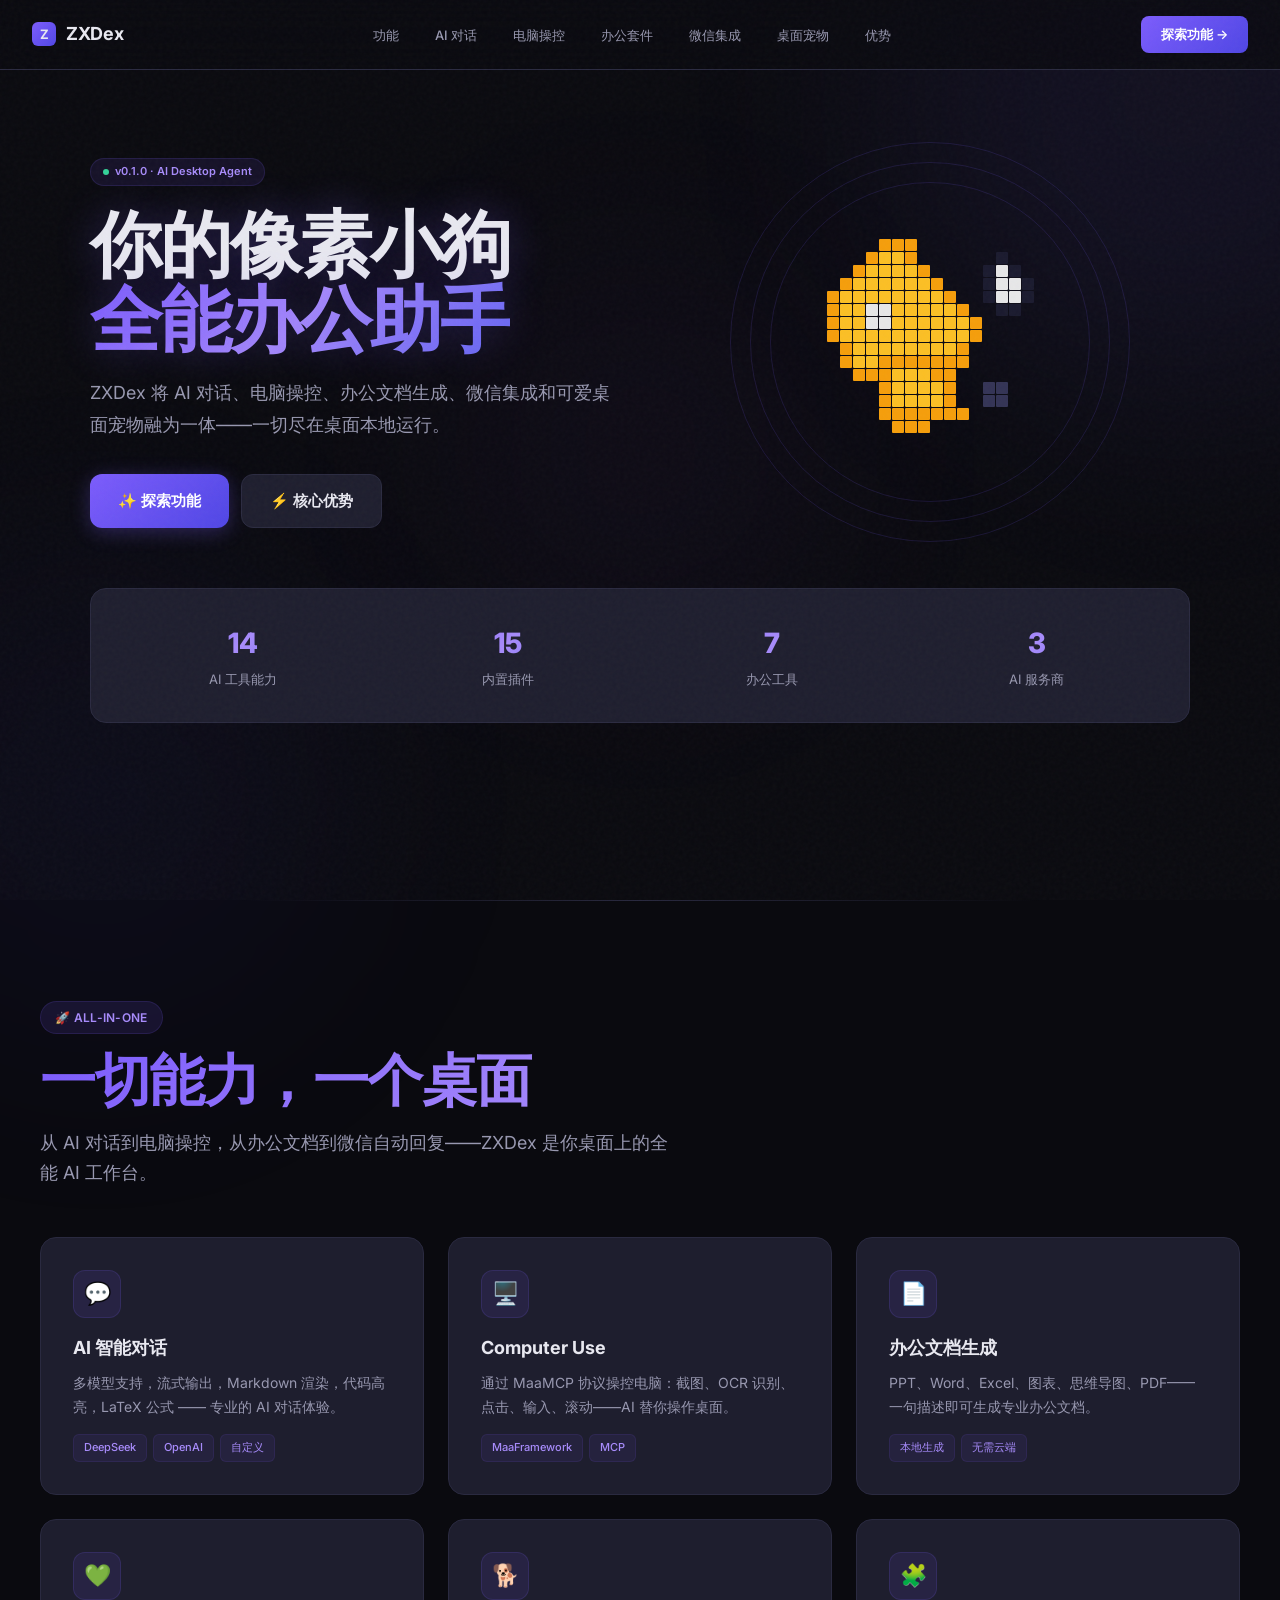
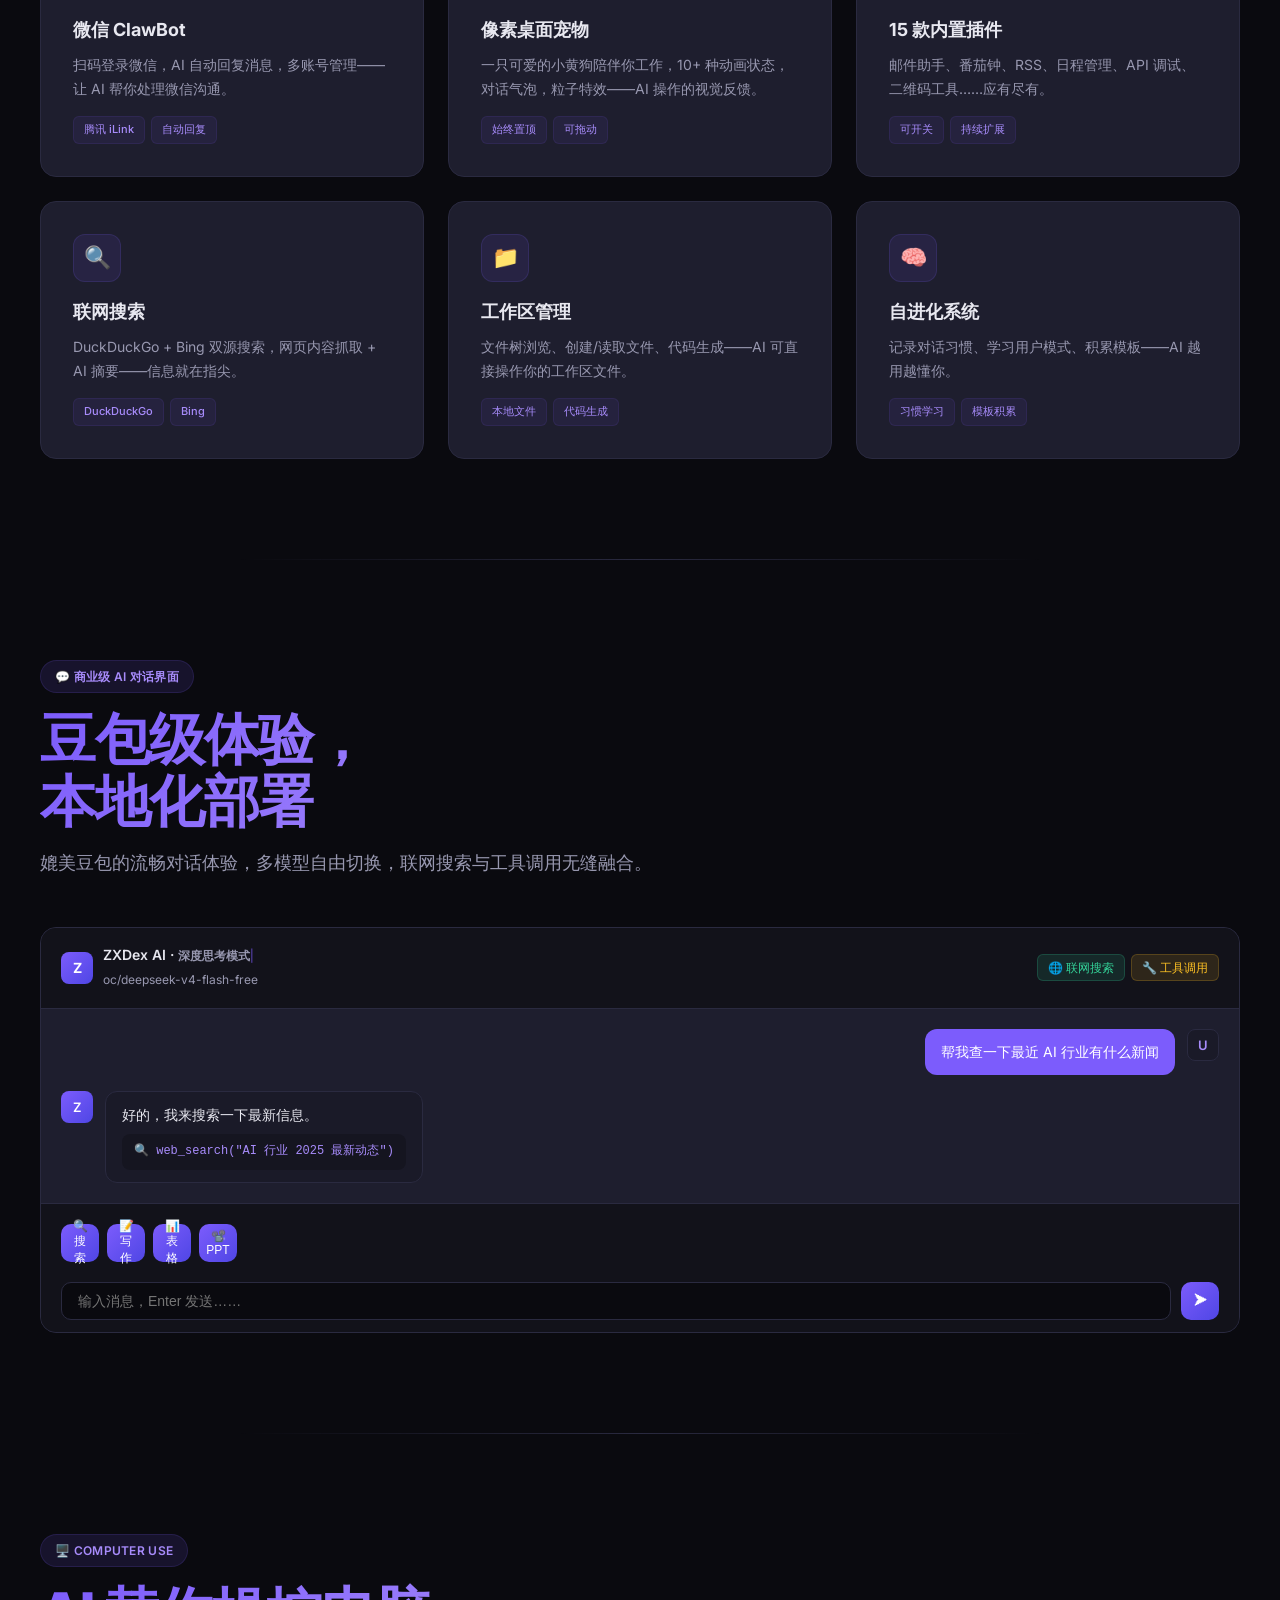
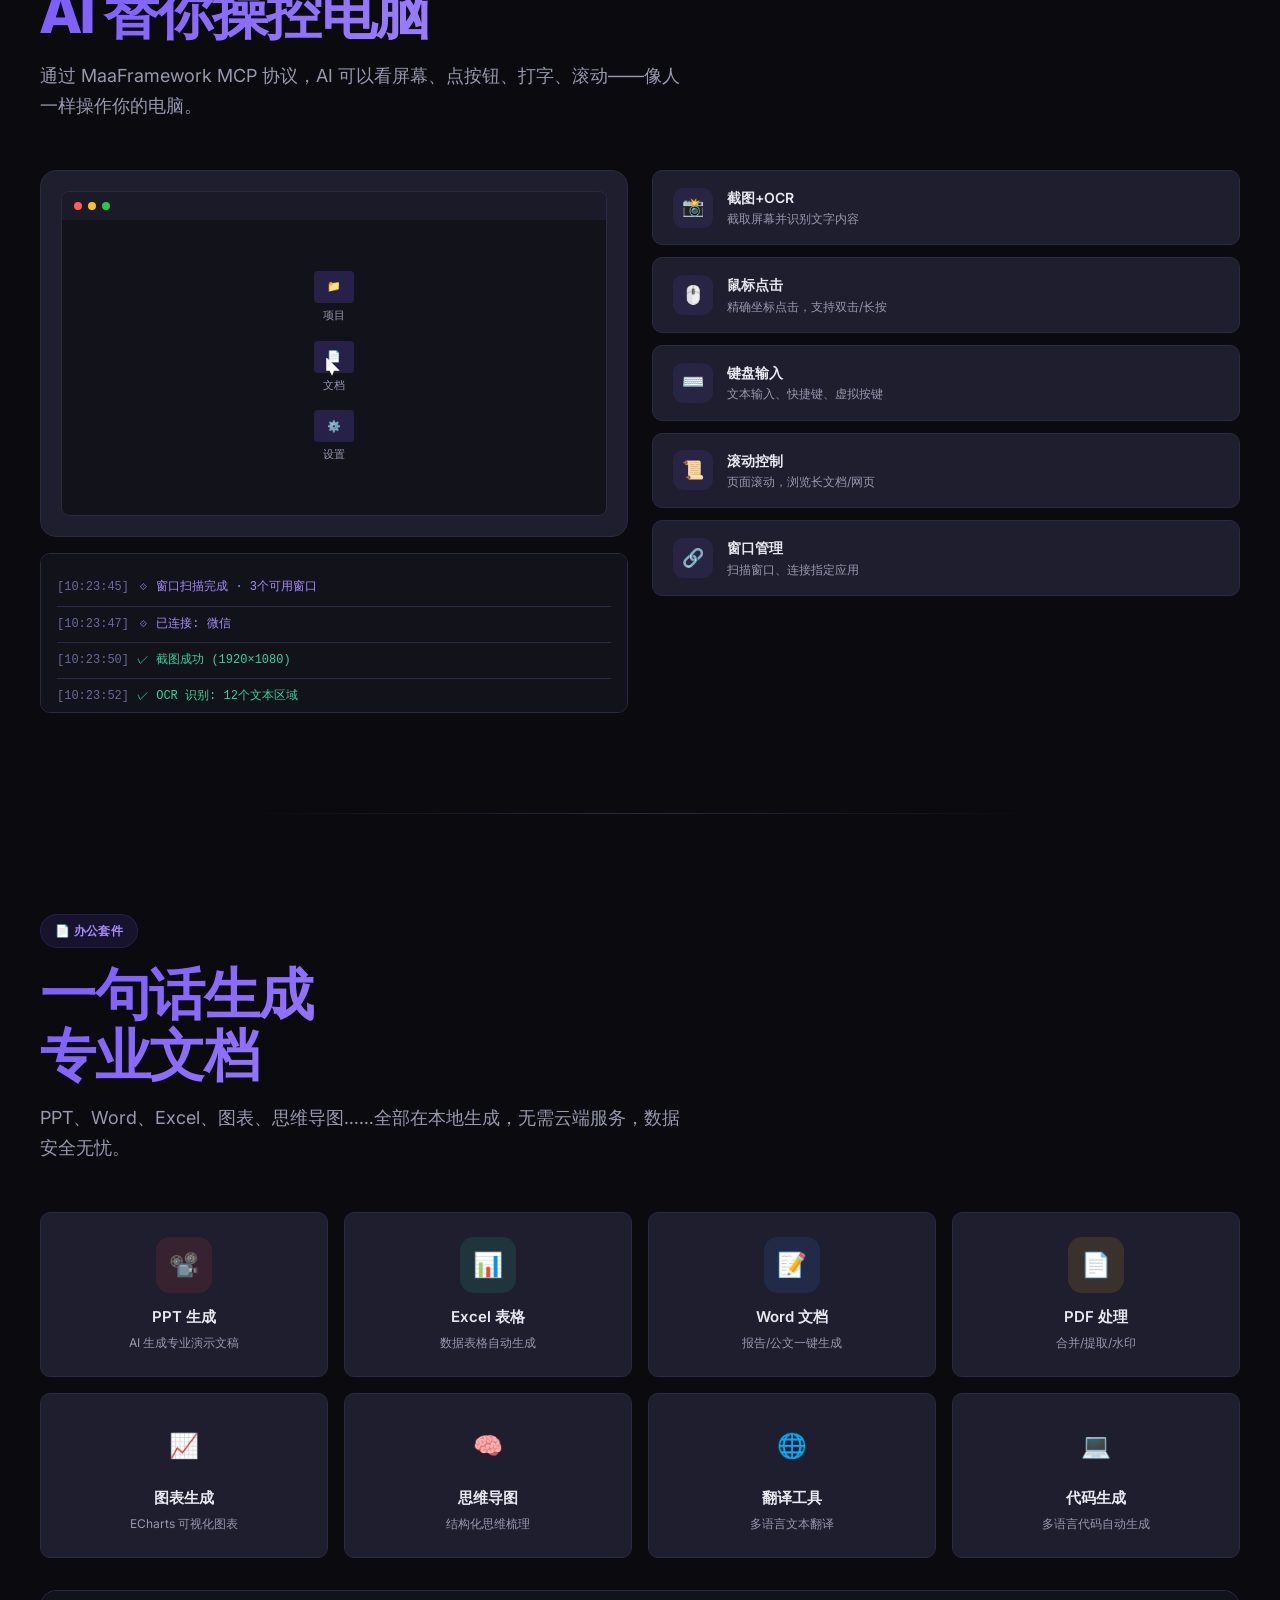
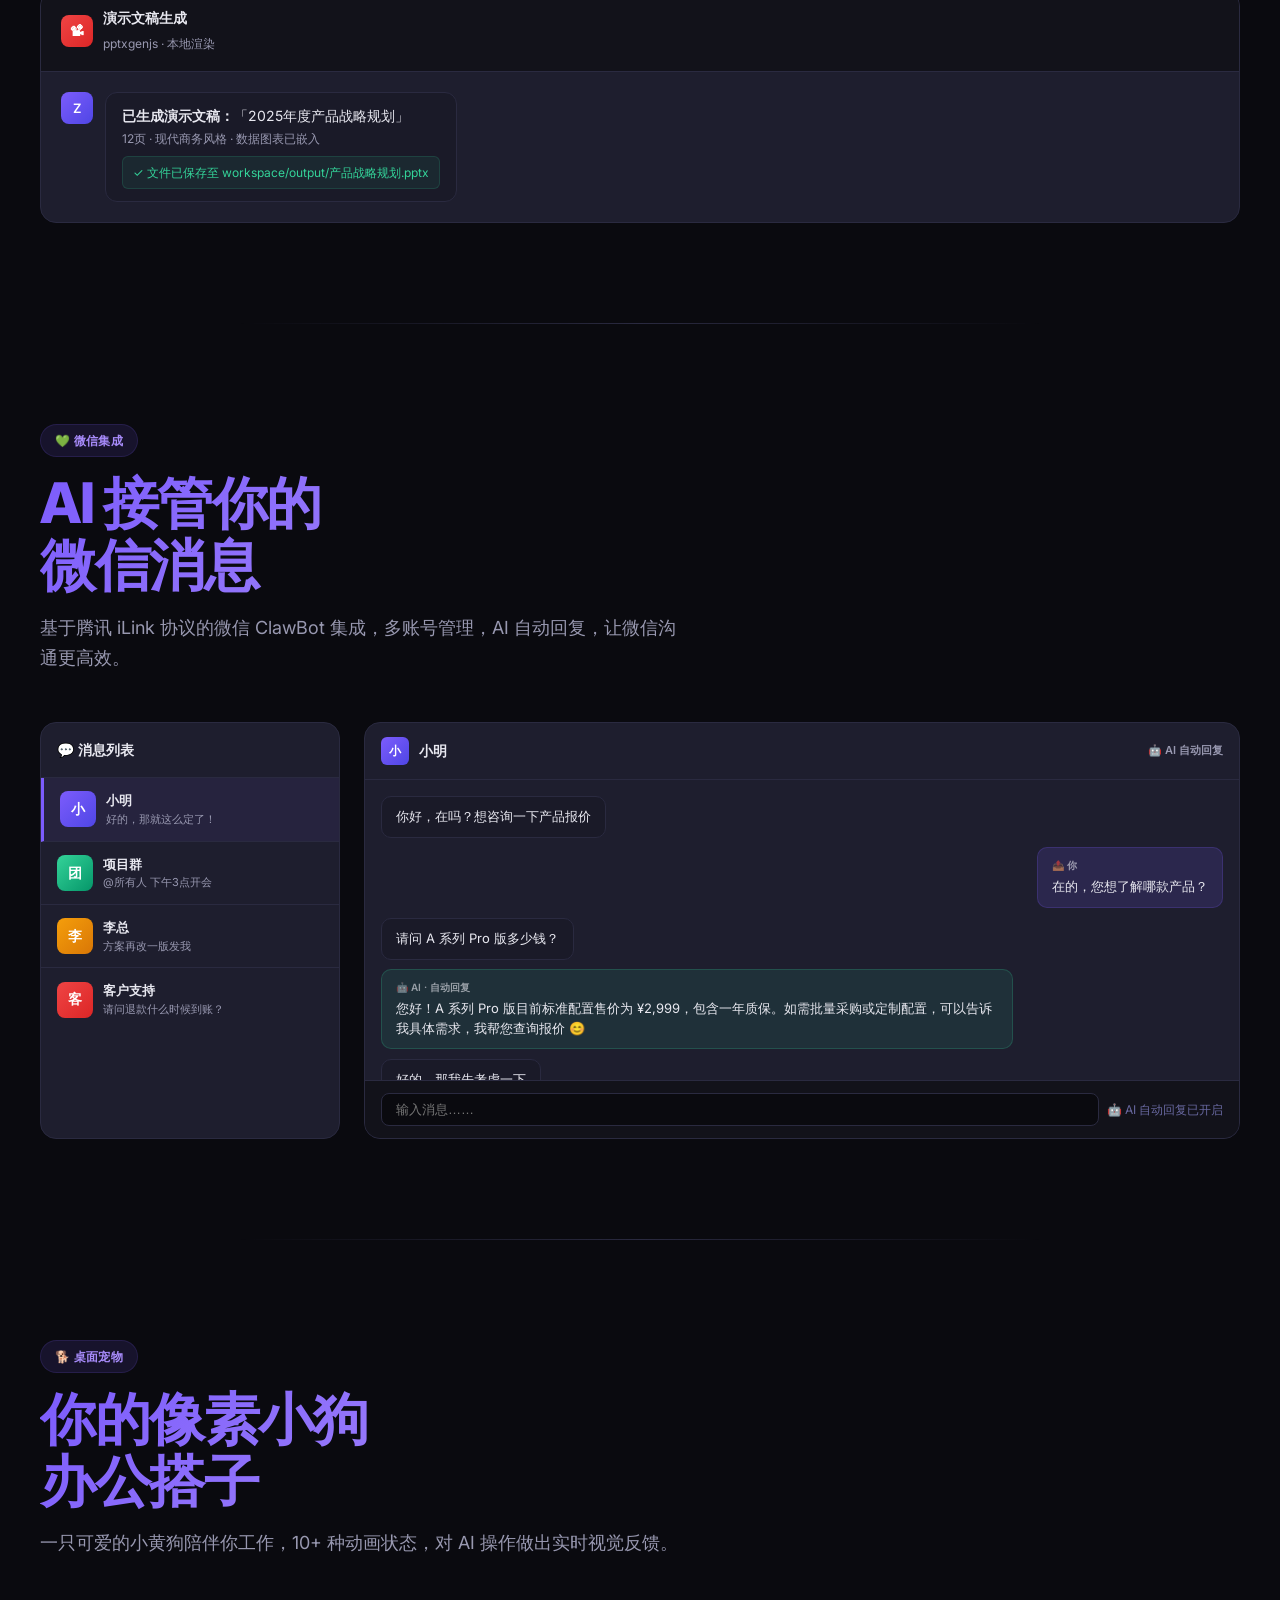
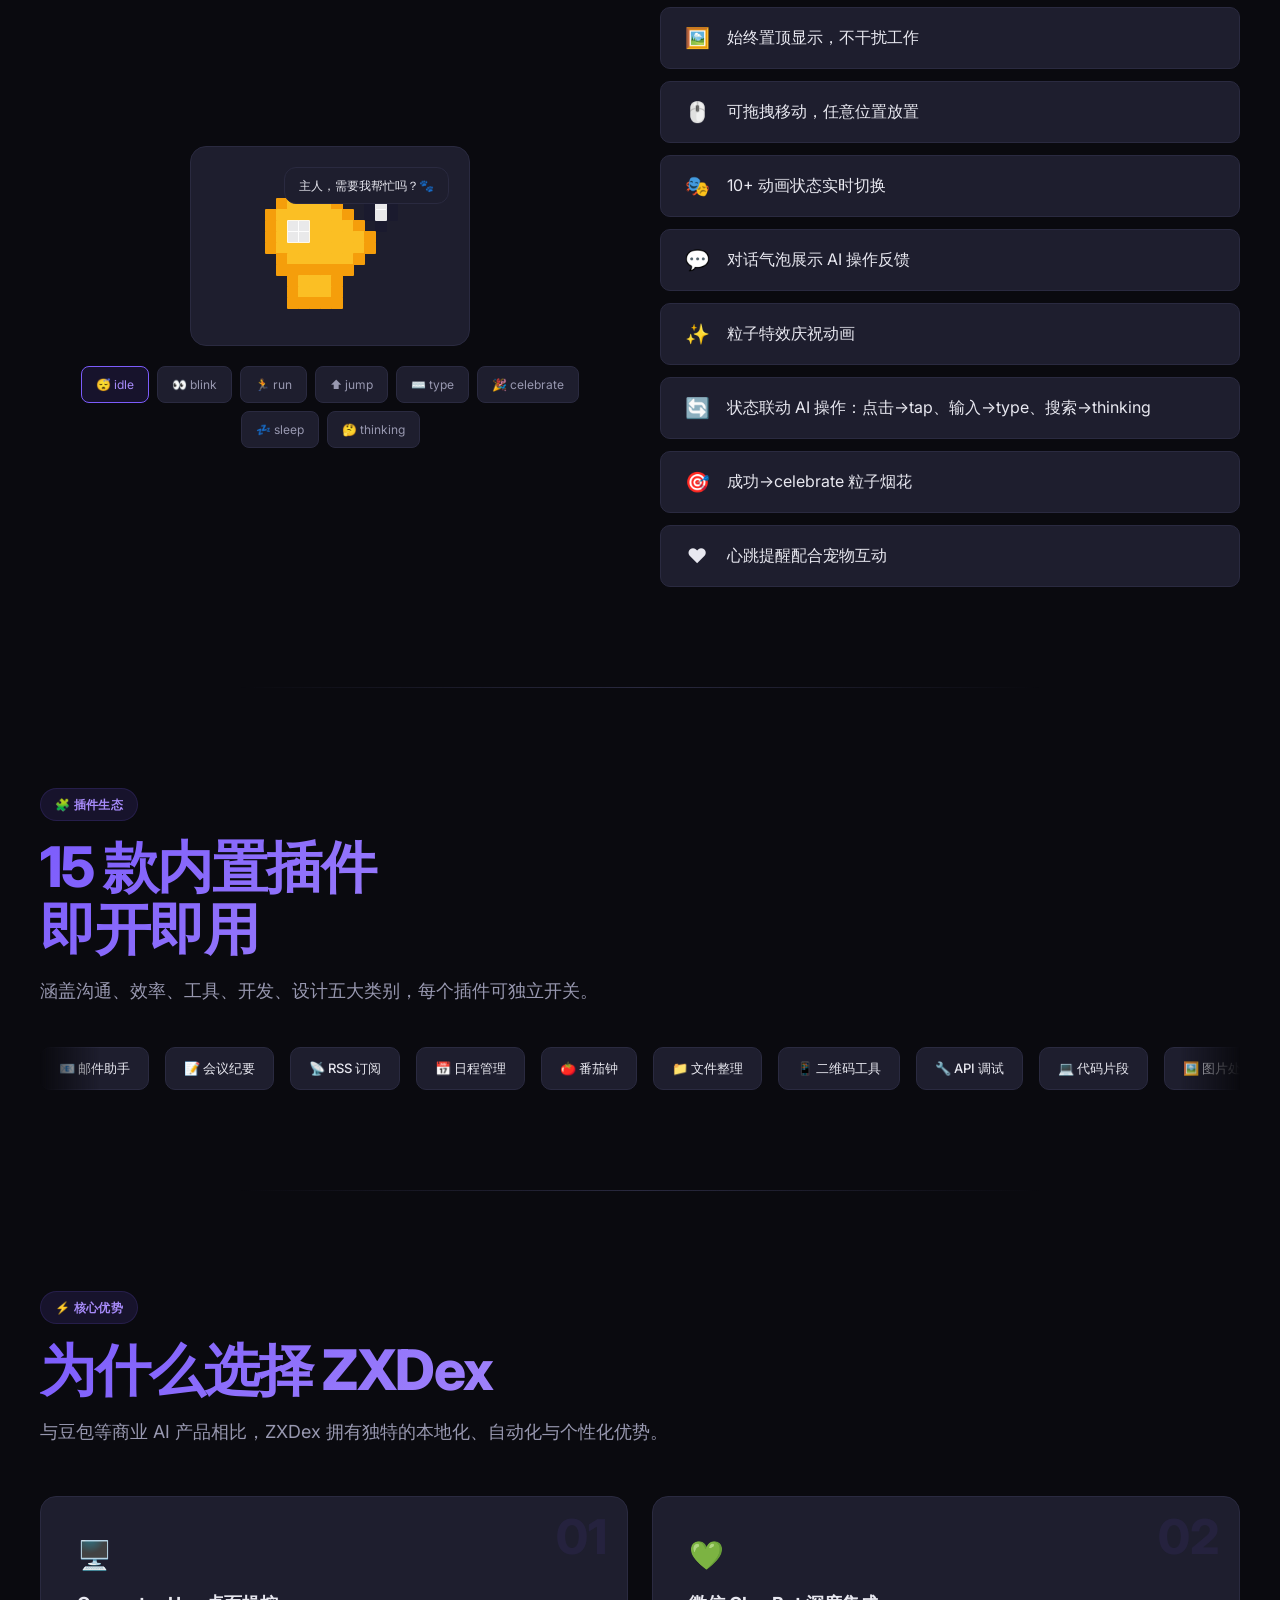
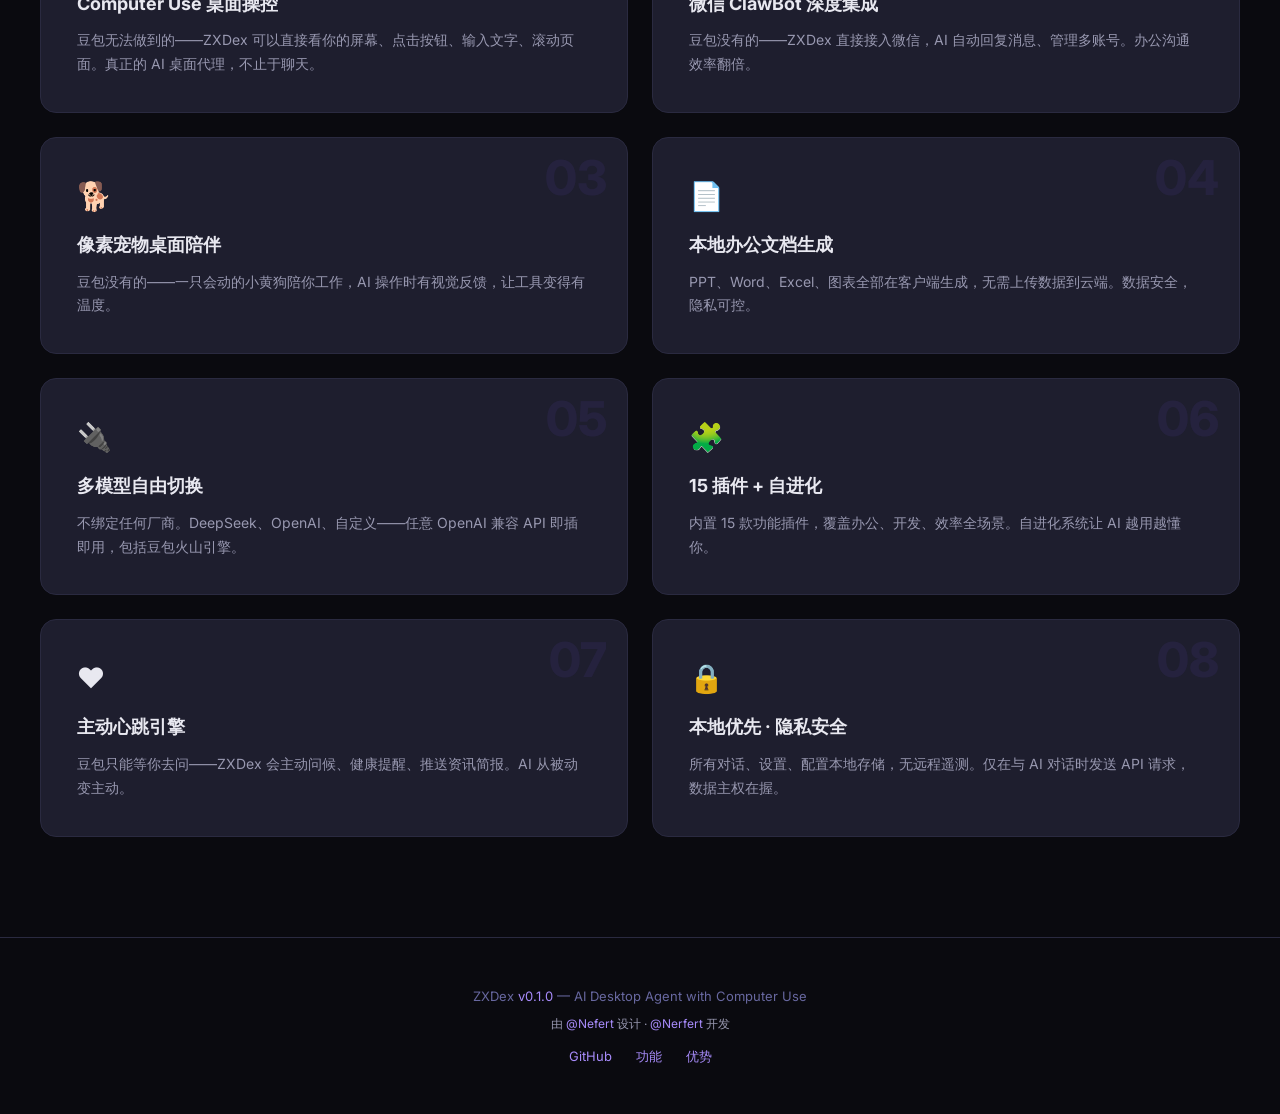
<file: index.html>
<!DOCTYPE html>
<html lang="zh-CN">
<head>
<meta charset="UTF-8">
<meta name="viewport" content="width=device-width, initial-scale=1.0">
<title>ZXDex — AI Desktop Agent</title>
<link rel="preconnect" href="https://fonts.googleapis.com">
<link href="https://fonts.googleapis.com/css2?family=Inter:wght@300;400;500;600;700;800&display=swap" rel="stylesheet">
<style>
*,*::before,*::after{margin:0;padding:0;box-sizing:border-box}
:root{
  --bg:#0a0a0f;
  --bg2:#12121a;
  --bg3:#1a1a28;
  --card:#1e1e2e;
  --card-hover:#262640;
  --border:#2a2a40;
  --text:#e8e8f0;
  --text2:#9898b0;
  --text3:#6868a0;
  --accent:#7c5cfc;
  --accent2:#a78bfa;
  --accent-glow:rgba(124,92,252,0.3);
  --gradient:linear-gradient(135deg,#7c5cfc,#4f46e5);
  --gradient2:linear-gradient(135deg,#7c5cfc,#a78bfa,#6366f1);
  --pixel:#fbbf24;
  --pixel-dark:#f59e0b;
  --radius:16px;
  --radius-sm:10px;
  --shadow:0 8px 40px rgba(0,0,0,0.4);
  --transition:all 0.4s cubic-bezier(0.16,1,0.3,1);
}
html{scroll-behavior:smooth;scrollbar-width:thin;scrollbar-color:var(--accent) transparent}
body{font-family:'Inter',-apple-system,sans-serif;background:var(--bg);color:var(--text);overflow-x:hidden;line-height:1.6}
::-webkit-scrollbar{width:6px}
::-webkit-scrollbar-track{background:transparent}
::-webkit-scrollbar-thumb{background:var(--accent);border-radius:3px}

/* Noise overlay */
body::before{content:'';position:fixed;inset:0;background-image:url("data:image/svg+xml,%3Csvg viewBox='0 0 256 256' xmlns='http://www.w3.org/2000/svg'%3E%3Cfilter id='n'%3E%3CfeTurbulence type='fractalNoise' baseFrequency='0.9' numOctaves='4' stitchTiles='stitch'/%3E%3C/filter%3E%3Crect width='100%25' height='100%25' filter='url(%23n)' opacity='0.03'/%3E%3C/svg%3E");pointer-events:none;z-index:9999}

/* Orb background */
.orb{position:fixed;border-radius:50%;filter:blur(120px);pointer-events:none;z-index:0;opacity:0.5}
.orb-1{width:600px;height:600px;background:rgba(124,92,252,0.15);top:-200px;right:-200px;animation:orbFloat 20s ease-in-out infinite}
.orb-2{width:500px;height:500px;background:rgba(79,70,229,0.1);bottom:-150px;left:-150px;animation:orbFloat 25s ease-in-out infinite reverse}
.orb-3{width:400px;height:400px;background:rgba(168,85,247,0.08);top:50%;left:50%;transform:translate(-50%,-50%);animation:orbFloat 18s ease-in-out infinite 5s}
@keyframes orbFloat{0%,100%{transform:translate(0,0) scale(1)}33%{transform:translate(30px,-30px) scale(1.1)}66%{transform:translate(-20px,20px) scale(0.95)}}

/* Navigation */
nav{position:fixed;top:0;left:0;right:0;z-index:100;padding:16px 32px;display:flex;align-items:center;justify-content:space-between;background:rgba(10,10,15,0.8);backdrop-filter:blur(20px) saturate(1.5);border-bottom:1px solid var(--border);transition:var(--transition)}
.nav-logo{display:flex;align-items:center;gap:10px;font-weight:700;font-size:18px;letter-spacing:-0.3px;text-decoration:none;color:var(--text)}
.nav-logo .dot{width:24px;height:24px;background:var(--gradient);border-radius:6px;display:flex;align-items:center;justify-content:center;font-size:13px}
.nav-links{display:flex;gap:4px;list-style:none;align-items:center}
.nav-links a{padding:8px 16px;border-radius:8px;font-size:13px;font-weight:500;color:var(--text2);text-decoration:none;transition:var(--transition);position:relative}
.nav-links a:hover,.nav-links a.active{color:var(--text);background:rgba(124,92,252,0.1)}
.nav-cta{padding:8px 20px;border-radius:8px;border:none;background:var(--gradient);color:#fff;font-size:13px;font-weight:600;cursor:pointer;transition:var(--transition);text-decoration:none}
.nav-cta:hover{transform:scale(1.05);box-shadow:0 4px 20px var(--accent-glow)}

/* Sections */
section{position:relative;z-index:1;padding:100px 24px}
.section-inner{max-width:1200px;margin:0 auto}
.section-label{display:inline-flex;align-items:center;gap:6px;padding:6px 14px;border-radius:20px;font-size:12px;font-weight:600;letter-spacing:0.3px;text-transform:uppercase;background:rgba(124,92,252,0.12);color:var(--accent2);margin-bottom:16px;border:1px solid rgba(124,92,252,0.15)}
.section-title{font-size:clamp(32px,5vw,56px);font-weight:800;letter-spacing:-1.5px;line-height:1.1;margin-bottom:16px;background:var(--gradient2);-webkit-background-clip:text;-webkit-text-fill-color:transparent;background-clip:text}
.section-sub{font-size:18px;color:var(--text2);max-width:640px;line-height:1.7}

/* Hero */
#hero{min-height:100vh;display:flex;align-items:center;padding-top:80px;position:relative;overflow:hidden}
.hero-grid{display:grid;grid-template-columns:1fr 1fr;gap:60px;align-items:center}
.hero-title{font-size:clamp(40px,6vw,72px);font-weight:800;letter-spacing:-2px;line-height:1.05;margin-bottom:20px}
.hero-title span{background:var(--gradient2);-webkit-background-clip:text;-webkit-text-fill-color:transparent;background-clip:text}
.hero-desc{font-size:18px;color:var(--text2);line-height:1.8;margin-bottom:32px;max-width:520px}
.hero-btns{display:flex;gap:12px;flex-wrap:wrap}
.btn-primary,.btn-secondary{padding:14px 28px;border-radius:12px;font-size:15px;font-weight:600;border:none;cursor:pointer;transition:var(--transition);text-decoration:none;display:inline-flex;align-items:center;gap:8px}
.btn-primary{background:var(--gradient);color:#fff;box-shadow:0 4px 20px var(--accent-glow)}
.btn-primary:hover{transform:translateY(-2px);box-shadow:0 8px 32px var(--accent-glow)}
.btn-secondary{background:var(--card);color:var(--text);border:1px solid var(--border)}
.btn-secondary:hover{background:var(--card-hover);border-color:var(--accent);transform:translateY(-2px)}

/* Pixel Dog Hero Art */
.hero-art{display:flex;justify-content:center;align-items:center;position:relative}
.pixel-dog-container{position:relative;width:280px;height:280px;display:flex;align-items:center;justify-content:center}
.pixel-dog{position:relative;animation:pixelBounce 3s ease-in-out infinite}
.pixel-ring{position:absolute;inset:-20px;border-radius:50%;border:1px solid rgba(124,92,252,0.15);animation:ringPulse 4s ease-in-out infinite}
.pixel-ring:nth-child(2){inset:-40px;animation-delay:1s}
.pixel-ring:nth-child(3){inset:-60px;animation-delay:2s}
@keyframes pixelBounce{0%,100%{transform:translateY(0)}50%{transform:translateY(-12px)}}
@keyframes ringPulse{0%,100%{opacity:0.3;transform:scale(1)}50%{opacity:0.8;transform:scale(1.05)}}

/* Pixel art dog css */
.pixel-art{display:grid;grid-template-columns:repeat(16,12px);grid-template-rows:repeat(16,12px);gap:1px;image-rendering:pixelated}
.p{width:12px;height:12px;border-radius:1px}
.p-y{background:var(--pixel)}
.p-d{background:var(--pixel-dark)}
.p-w{background:#fff;opacity:0.9}
.p-b{background:#1a1a2e}
.p-g{background:#333355}
.p-n{background:transparent}

/* Stats bar */
.stats-bar{display:grid;grid-template-columns:repeat(4,1fr);gap:24px;margin-top:60px;padding:32px;background:var(--card);border-radius:var(--radius);border:1px solid var(--border)}
.stat-item{text-align:center}
.stat-num{font-size:28px;font-weight:800;background:var(--gradient2);-webkit-background-clip:text;-webkit-text-fill-color:transparent;background-clip:text}
.stat-label{font-size:13px;color:var(--text2);margin-top:4px}

/* Feature Cards */
.features-grid,.features-grid-alt{display:grid;gap:24px}
.features-grid{grid-template-columns:repeat(3,1fr);margin-top:48px}
.features-grid-alt{grid-template-columns:repeat(2,1fr);margin-top:48px}
.feature-card{background:var(--card);border:1px solid var(--border);border-radius:var(--radius);padding:32px;transition:var(--transition);position:relative;overflow:hidden;cursor:default}
.feature-card::before{content:'';position:absolute;top:0;left:0;right:0;height:2px;background:var(--gradient);transform:scaleX(0);transform-origin:left;transition:transform 0.6s cubic-bezier(0.16,1,0.3,1)}
.feature-card:hover{background:var(--card-hover);border-color:rgba(124,92,252,0.3);transform:translateY(-4px);box-shadow:0 12px 48px rgba(0,0,0,0.3)}
.feature-card:hover::before{transform:scaleX(1)}
.feature-icon{width:48px;height:48px;border-radius:12px;display:flex;align-items:center;justify-content:center;font-size:22px;margin-bottom:16px;background:rgba(124,92,252,0.1);border:1px solid rgba(124,92,252,0.15)}
.feature-card h3{font-size:18px;font-weight:700;margin-bottom:8px}
.feature-card p{font-size:14px;color:var(--text2);line-height:1.7}
.feature-tags{display:flex;flex-wrap:wrap;gap:6px;margin-top:16px}
.feature-tag{padding:4px 10px;border-radius:6px;font-size:11px;font-weight:500;background:rgba(124,92,252,0.08);color:var(--accent2);border:1px solid rgba(124,92,252,0.1)}

/* Chat UI Demo */
.chat-demo{background:var(--card);border:1px solid var(--border);border-radius:var(--radius);overflow:hidden;margin-top:48px}
.chat-demo-header{display:flex;align-items:center;justify-content:space-between;padding:16px 20px;border-bottom:1px solid var(--border);background:var(--bg2)}
.chat-demo-header-left{display:flex;align-items:center;gap:10px}
.chat-demo-avatar{width:32px;height:32px;border-radius:8px;background:var(--gradient);display:flex;align-items:center;justify-content:center;font-size:14px;color:#fff;font-weight:700}
.chat-demo-header h4{font-size:14px;font-weight:600}
.chat-demo-header span{font-size:12px;color:var(--text2)}
.chat-demo-badges{display:flex;gap:6px}
.chat-demo-badge{padding:3px 10px;border-radius:6px;font-size:11px;font-weight:500}
.chat-demo-badge.search{background:rgba(52,211,153,0.12);color:#34d399;border:1px solid rgba(52,211,153,0.2)}
.chat-demo-badge.tools{background:rgba(251,191,36,0.12);color:#fbbf24;border:1px solid rgba(251,191,36,0.2)}
.chat-demo-body{padding:20px;display:flex;flex-direction:column;gap:16px;max-height:420px;overflow-y:auto}
.msg{display:flex;gap:12px;max-width:85%;animation:msgIn 0.5s cubic-bezier(0.16,1,0.3,1) both}
.msg.user{flex-direction:row-reverse;align-self:flex-end}
.msg-avatar{width:32px;height:32px;border-radius:8px;flex-shrink:0;display:flex;align-items:center;justify-content:center;font-size:13px;font-weight:600}
.msg-avatar.ai{background:var(--gradient);color:#fff}
.msg-avatar.user{background:var(--bg3);color:var(--accent2);border:1px solid var(--border)}
.msg-bubble{padding:12px 16px;border-radius:12px;font-size:14px;line-height:1.6}
.msg.ai .msg-bubble{background:var(--bg3);border:1px solid var(--border);color:var(--text)}
.msg.user .msg-bubble{background:var(--accent);color:#fff}
.msg-bubble .tool-call{margin-top:8px;padding:8px 12px;border-radius:8px;background:rgba(0,0,0,0.2);font-family:monospace;font-size:12px;color:var(--accent2)}
.msg-bubble .tool-result{margin-top:6px;padding:6px 10px;border-radius:6px;background:rgba(52,211,153,0.08);border:1px solid rgba(52,211,153,0.15);font-size:12px;color:#34d399}
@keyframes msgIn{from{opacity:0;transform:translateY(12px) scale(0.98)}to{opacity:1;transform:translateY(0) scale(1)}}
.chat-demo-input{display:flex;align-items:center;gap:10px;padding:12px 20px;border-top:1px solid var(--border);background:var(--bg2)}
.chat-demo-input input{flex:1;padding:10px 16px;border-radius:10px;border:1px solid var(--border);background:var(--bg);color:var(--text);font-size:14px;outline:none;transition:var(--transition)}
.chat-demo-input input:focus{border-color:var(--accent);box-shadow:0 0 0 3px var(--accent-glow)}
.chat-demo-input button{width:38px;height:38px;border-radius:10px;border:none;background:var(--gradient);color:#fff;cursor:pointer;display:flex;align-items:center;justify-content:center;transition:var(--transition)}
.chat-demo-input button:hover{transform:scale(1.05);box-shadow:0 4px 16px var(--accent-glow)}

/* Tool icons in chat */
.tool-row{display:flex;gap:8px;padding:8px 0;flex-wrap:wrap}
.tool-btn-demo{padding:6px 14px;border-radius:8px;font-size:12px;font-weight:500;background:rgba(124,92,252,0.08);border:1px solid rgba(124,92,252,0.12);color:var(--text2);cursor:pointer;transition:var(--transition)}
.tool-btn-demo:hover{background:rgba(124,92,252,0.15);color:var(--text)}

/* Computer Use Demo */
.compuse-grid{display:grid;grid-template-columns:1fr 1fr;gap:24px;margin-top:48px}
.compuse-screen{background:var(--card);border:1px solid var(--border);border-radius:var(--radius);padding:20px;aspect-ratio:16/10;display:flex;flex-direction:column;align-items:center;justify-content:center;position:relative;overflow:hidden}
.compuse-screen-inner{width:100%;height:100%;border-radius:8px;background:var(--bg2);border:1px solid var(--border);display:flex;flex-direction:column;align-items:center;justify-content:center;position:relative;overflow:hidden}
.compuse-window-bar{position:absolute;top:0;left:0;right:0;height:28px;background:var(--bg3);display:flex;align-items:center;gap:6px;padding:0 12px}
.compuse-dot{width:8px;height:8px;border-radius:50%}
.compuse-dot.r{background:#ff5f57}
.compuse-dot.y{background:#ffbd2e}
.compuse-dot.g{background:#28c840}
.compuse-desktop{width:100%;height:100%;display:flex;align-items:center;justify-content:center;padding-top:28px;position:relative}
.compuse-desktop-icons{display:flex;flex-direction:column;gap:16px}
.compuse-icon{display:flex;flex-direction:column;align-items:center;gap:4px;font-size:11px;color:var(--text2)}
.compuse-icon-folder{width:40px;height:32px;background:rgba(124,92,252,0.2);border-radius:4px;position:relative;display:flex;align-items:center;justify-content:center}
.compuse-cursor{position:absolute;width:16px;height:20px;animation:cursorMove 4s ease-in-out infinite;pointer-events:none}
@keyframes cursorMove{0%,100%{top:30%;left:20%}25%{top:40%;left:60%}50%{top:60%;left:40%}75%{top:35%;left:70%}}
.compuse-tools{display:flex;flex-direction:column;gap:12px}
.compuse-tool{padding:16px 20px;background:var(--card);border:1px solid var(--border);border-radius:var(--radius-sm);display:flex;align-items:center;gap:14px;transition:var(--transition);cursor:default}
.compuse-tool:hover{border-color:rgba(124,92,252,0.3);background:var(--card-hover)}
.compuse-tool-icon{width:40px;height:40px;border-radius:10px;background:rgba(124,92,252,0.1);display:flex;align-items:center;justify-content:center;font-size:18px;flex-shrink:0}
.compuse-tool-info h4{font-size:14px;font-weight:600}
.compuse-tool-info p{font-size:12px;color:var(--text2)}
.compuse-log{background:var(--bg2);border:1px solid var(--border);border-radius:var(--radius-sm);padding:16px;font-family:monospace;font-size:12px;color:var(--text2);margin-top:16px;max-height:160px;overflow-y:auto}
.compuse-log-line{padding:8px 0;border-bottom:1px solid var(--border);display:flex;gap:8px}
.compuse-log-line:last-child{border:none}
.compuse-log-time{color:var(--text3);flex-shrink:0}
.compuse-log-msg{color:var(--text2)}
.compuse-log-msg.ok{color:#34d399}
.compuse-log-msg.info{color:var(--accent2)}

/* Office Cards */
.office-cards{display:grid;grid-template-columns:repeat(4,1fr);gap:16px;margin-top:48px}
.office-card{padding:24px;background:var(--card);border:1px solid var(--border);border-radius:var(--radius-sm);text-align:center;transition:var(--transition);cursor:default}
.office-card:hover{background:var(--card-hover);border-color:rgba(124,92,252,0.3);transform:translateY(-3px);box-shadow:0 8px 32px rgba(0,0,0,0.3)}
.office-card-icon{width:56px;height:56px;border-radius:14px;margin:0 auto 12px;display:flex;align-items:center;justify-content:center;font-size:24px}
.office-card:nth-child(1) .office-card-icon{background:rgba(239,68,68,0.12);color:#ef4444}
.office-card:nth-child(2) .office-card-icon{background:rgba(52,211,153,0.12);color:#34d399}
.office-card:nth-child(3) .office-card-icon{background:rgba(59,130,246,0.12);color:#3b82f6}
.office-card:nth-child(4) .office-card-icon{background:rgba(251,191,36,0.12);color:#fbbf24}
.office-card h4{font-size:15px;font-weight:600;margin-bottom:4px}
.office-card p{font-size:12px;color:var(--text2)}

/* WeChat Section */
.wechat-preview{display:grid;grid-template-columns:300px 1fr;gap:24px;margin-top:48px}
.wechat-contacts{background:var(--card);border:1px solid var(--border);border-radius:var(--radius);overflow:hidden}
.wechat-contacts-header{padding:16px;border-bottom:1px solid var(--border);font-size:14px;font-weight:600}
.wechat-contact{padding:12px 16px;display:flex;align-items:center;gap:10px;cursor:pointer;transition:var(--transition);border-bottom:1px solid var(--border)}
.wechat-contact:last-child{border:none}
.wechat-contact:hover{background:var(--bg3)}
.wechat-contact.active{background:rgba(124,92,252,0.08);border-left:3px solid var(--accent)}
.wechat-contact-avatar{width:36px;height:36px;border-radius:8px;display:flex;align-items:center;justify-content:center;font-size:14px;font-weight:600;color:#fff}
.wechat-contact-info{flex:1}
.wechat-contact-name{font-size:13px;font-weight:600}
.wechat-contact-msg{font-size:11px;color:var(--text2);overflow:hidden;text-overflow:ellipsis;white-space:nowrap}
.wechat-chat{display:flex;flex-direction:column;background:var(--card);border:1px solid var(--border);border-radius:var(--radius);overflow:hidden}
.wechat-chat-header{padding:14px 16px;border-bottom:1px solid var(--border);font-size:14px;font-weight:600;display:flex;align-items:center;gap:10px}
.wechat-chat-body{flex:1;padding:16px;display:flex;flex-direction:column;gap:10px;max-height:300px;overflow-y:auto}
.wechat-msg{max-width:75%;padding:10px 14px;border-radius:10px;font-size:13px;line-height:1.5;animation:msgIn 0.4s cubic-bezier(0.16,1,0.3,1) both}
.wechat-msg.incoming{background:var(--bg3);align-self:flex-start;border:1px solid var(--border)}
.wechat-msg.outgoing{background:rgba(124,92,252,0.15);align-self:flex-end;border:1px solid rgba(124,92,252,0.2)}
.wechat-msg.ai-reply{background:rgba(52,211,153,0.1);align-self:flex-start;border:1px solid rgba(52,211,153,0.2)}
.wechat-msg .label{font-size:10px;font-weight:600;text-transform:uppercase;margin-bottom:4px;opacity:0.6}
.wechat-chat-input{display:flex;align-items:center;gap:8px;padding:12px 16px;border-top:1px solid var(--border);background:var(--bg2)}
.wechat-chat-input input{flex:1;padding:8px 14px;border-radius:8px;border:1px solid var(--border);background:var(--bg);color:var(--text);font-size:13px;outline:none}
.wechat-chat-input input:focus{border-color:var(--accent)}

/* Plugin Grid */
.plugins-grid{display:grid;grid-template-columns:repeat(5,1fr);gap:12px;margin-top:48px}
.plugin-item{padding:20px 12px;background:var(--card);border:1px solid var(--border);border-radius:var(--radius-sm);text-align:center;transition:var(--transition);cursor:default}
.plugin-item:hover{background:var(--card-hover);border-color:rgba(124,92,252,0.2);transform:translateY(-2px)}
.plugin-item-icon{font-size:24px;margin-bottom:8px}
.plugin-item h5{font-size:12px;font-weight:600}
.plugin-item .cat{font-size:10px;color:var(--text3);margin-top:2px}

/* Pet Section */
.pet-showcase{display:grid;grid-template-columns:1fr 1fr;gap:40px;align-items:center;margin-top:48px}
.pet-visual{display:flex;flex-direction:column;align-items:center;gap:20px}
.pet-screen{width:280px;height:200px;background:var(--card);border:1px solid var(--border);border-radius:var(--radius);display:flex;flex-direction:column;align-items:center;justify-content:center;position:relative;overflow:hidden}
.pet-screen .pet-art{margin-bottom:8px}
.pet-bubble{position:absolute;top:20px;right:20px;background:var(--card);border:1px solid var(--border);border-radius:12px;padding:8px 14px;font-size:12px;color:var(--text);animation:bubblePop 3s ease-in-out infinite}
@keyframes bubblePop{0%,100%{opacity:0;transform:translateY(8px) scale(0.9)}15%,85%{opacity:1;transform:translateY(0) scale(1)}}
.pet-states{display:flex;gap:8px;flex-wrap:wrap;justify-content:center}
.pet-state{padding:8px 14px;border-radius:8px;font-size:12px;background:var(--card);border:1px solid var(--border);color:var(--text2);transition:var(--transition);cursor:default}
.pet-state:hover{background:var(--card-hover);border-color:var(--accent);color:var(--text)}
.pet-state.active{background:rgba(124,92,252,0.12);border-color:var(--accent);color:var(--accent2)}
.pet-features{display:flex;flex-direction:column;gap:12px}
.pet-feature{display:flex;align-items:center;gap:12px;padding:14px 18px;background:var(--card);border:1px solid var(--border);border-radius:var(--radius-sm);transition:var(--transition)}
.pet-feature:hover{background:var(--card-hover);border-color:rgba(124,92,252,0.2)}
.pet-feature-icon{font-size:20px;width:36px;text-align:center}

/* Advantages */
.advantages{display:grid;grid-template-columns:1fr 1fr;gap:24px;margin-top:48px}
.advantage-card{background:var(--card);border:1px solid var(--border);border-radius:var(--radius);padding:36px;position:relative;overflow:hidden;transition:var(--transition)}
.advantage-card:hover{border-color:rgba(124,92,252,0.3);transform:translateY(-2px);box-shadow:0 8px 40px rgba(0,0,0,0.3)}
.advantage-num{font-size:48px;font-weight:800;color:rgba(124,92,252,0.08);position:absolute;top:16px;right:20px;line-height:1;user-select:none}
.advantage-card h3{font-size:18px;font-weight:700;margin-bottom:10px}
.advantage-card p{font-size:14px;color:var(--text2);line-height:1.7}
.advantage-card .icon{font-size:28px;margin-bottom:12px}

/* Footer */
footer{position:relative;z-index:1;padding:48px 24px;text-align:center;border-top:1px solid var(--border);color:var(--text3);font-size:13px}
footer a{color:var(--accent2);text-decoration:none}
footer a:hover{text-decoration:underline}
footer .footer-links{display:flex;gap:24px;justify-content:center;margin-top:12px}

/* Scroll animations */
.reveal{opacity:0;transform:translateY(40px);transition:all 0.8s cubic-bezier(0.16,1,0.3,1)}
.reveal.visible{opacity:1;transform:translateY(0)}
.reveal-delay-1{transition-delay:0.1s}
.reveal-delay-2{transition-delay:0.2s}
.reveal-delay-3{transition-delay:0.3s}
.reveal-delay-4{transition-delay:0.4s}
.reveal-delay-5{transition-delay:0.5s}

/* Responsive */
@media(max-width:968px){
  .hero-grid,.compuse-grid,.pet-showcase{grid-template-columns:1fr}
  .features-grid{grid-template-columns:1fr 1fr}
  .features-grid-alt{grid-template-columns:1fr}
  .office-cards{grid-template-columns:repeat(2,1fr)}
  .plugins-grid{grid-template-columns:repeat(3,1fr)}
  .wechat-preview{grid-template-columns:1fr}
  .advantages{grid-template-columns:1fr}
  .stats-bar{grid-template-columns:repeat(2,1fr);gap:16px}
  .nav-links{display:none}
  #hero{min-height:auto;padding:120px 24px 60px}
}
@media(max-width:600px){
  .features-grid{grid-template-columns:1fr}
  .office-cards{grid-template-columns:1fr 1fr}
  .plugins-grid{grid-template-columns:repeat(2,1fr)}
  section{padding:60px 16px}
}

/* Typing cursor blink */
.typing-cursor::after{content:'|';animation:blink 1s step-end infinite;color:var(--accent);font-weight:300}
@keyframes blink{50%{opacity:0}}

/* Glow pulse for active elements */
.glow-pulse{animation:glowPulse 2s ease-in-out infinite}
@keyframes glowPulse{0%,100%{box-shadow:0 0 20px var(--accent-glow)}50%{box-shadow:0 0 40px var(--accent-glow)}}

/* Section divider */
.section-divider{height:1px;background:linear-gradient(90deg,transparent,var(--border),transparent);max-width:800px;margin:0 auto;position:relative;z-index:1}

/* Badge animation */
.badge-pulse{display:inline-flex;align-items:center;gap:6px;padding:4px 12px;border-radius:20px;font-size:11px;font-weight:600;background:rgba(124,92,252,0.1);color:var(--accent2);border:1px solid rgba(124,92,252,0.15);position:relative}
.badge-pulse::before{content:'';width:6px;height:6px;border-radius:50%;background:#34d399;animation:pulse-dot 2s ease-in-out infinite}
@keyframes pulse-dot{0%,100%{opacity:1}50%{opacity:0.3}}

/* Glow text */
.glow-text{text-shadow:0 0 40px rgba(124,92,252,0.3)}

/* Marquee-like plugin row */
.plugin-marquee-wrapper{overflow:hidden;margin-top:40px;mask-image:linear-gradient(90deg,transparent,#000 5%,#000 95%,transparent)}
.plugin-marquee{display:flex;gap:16px;animation:marquee 30s linear infinite;width:max-content}
.plugin-marquee:hover{animation-play-state:paused}
@keyframes marquee{0%{transform:translateX(0)}100%{transform:translateX(-50%)}}
.plugin-marquee-item{padding:10px 18px;border-radius:10px;background:var(--card);border:1px solid var(--border);white-space:nowrap;display:flex;align-items:center;gap:8px;font-size:13px;font-weight:500;transition:var(--transition)}
.plugin-marquee-item:hover{background:var(--card-hover);border-color:var(--accent);transform:translateY(-1px)}
</style>
</head>
<body>

<div class="orb orb-1"></div>
<div class="orb orb-2"></div>
<div class="orb orb-3"></div>

<nav>
  <a href="#" class="nav-logo"><span class="dot">Z</span>ZXDex</a>
  <ul class="nav-links">
    <li><a href="#features" class="active">功能</a></li>
    <li><a href="#chat">AI 对话</a></li>
    <li><a href="#computer-use">电脑操控</a></li>
    <li><a href="#office">办公套件</a></li>
    <li><a href="#wechat">微信集成</a></li>
    <li><a href="#pet">桌面宠物</a></li>
    <li><a href="#advantages">优势</a></li>
  </ul>
  <a href="#features" class="nav-cta">探索功能 →</a>
</nav>

<!-- Hero -->
<section id="hero">
  <div class="section-inner">
    <div class="hero-grid">
      <div>
        <div class="badge-pulse" style="margin-bottom:20px">v0.1.0 · AI Desktop Agent</div>
        <h1 class="hero-title glow-text">你的像素小狗<br><span>全能办公助手</span></h1>
        <p class="hero-desc">ZXDex 将 AI 对话、电脑操控、办公文档生成、微信集成和可爱桌面宠物融为一体——一切尽在桌面本地运行。</p>
        <div class="hero-btns">
          <a href="#features" class="btn-primary">✨ 探索功能</a>
          <a href="#advantages" class="btn-secondary">⚡ 核心优势</a>
        </div>
      </div>
      <div class="hero-art">
        <div class="pixel-dog-container">
          <div class="pixel-ring"></div>
          <div class="pixel-ring"></div>
          <div class="pixel-ring"></div>
          <div class="pixel-dog">
            <!-- 16x16 pixel art dog (yellow) -->
            <div class="pixel-art">
              <div class="p p-n"></div><div class="p p-n"></div><div class="p p-n"></div><div class="p p-n"></div><div class="p p-d"></div><div class="p p-d"></div><div class="p p-d"></div><div class="p p-n"></div><div class="p p-n"></div><div class="p p-n"></div><div class="p p-n"></div><div class="p p-n"></div><div class="p p-n"></div><div class="p p-n"></div><div class="p p-n"></div><div class="p p-n"></div>
              <div class="p p-n"></div><div class="p p-n"></div><div class="p p-n"></div><div class="p p-d"></div><div class="p p-y"></div><div class="p p-y"></div><div class="p p-d"></div><div class="p p-n"></div><div class="p p-n"></div><div class="p p-n"></div><div class="p p-n"></div><div class="p p-n"></div><div class="p p-n"></div><div class="p p-b"></div><div class="p p-n"></div><div class="p p-n"></div>
              <div class="p p-n"></div><div class="p p-n"></div><div class="p p-d"></div><div class="p p-y"></div><div class="p p-y"></div><div class="p p-y"></div><div class="p p-y"></div><div class="p p-d"></div><div class="p p-n"></div><div class="p p-n"></div><div class="p p-n"></div><div class="p p-n"></div><div class="p p-b"></div><div class="p p-w"></div><div class="p p-b"></div><div class="p p-n"></div>
              <div class="p p-n"></div><div class="p p-d"></div><div class="p p-y"></div><div class="p p-y"></div><div class="p p-y"></div><div class="p p-y"></div><div class="p p-y"></div><div class="p p-y"></div><div class="p p-d"></div><div class="p p-n"></div><div class="p p-n"></div><div class="p p-n"></div><div class="p p-b"></div><div class="p p-w"></div><div class="p p-w"></div><div class="p p-b"></div>
              <div class="p p-d"></div><div class="p p-y"></div><div class="p p-y"></div><div class="p p-y"></div><div class="p p-y"></div><div class="p p-y"></div><div class="p p-y"></div><div class="p p-y"></div><div class="p p-y"></div><div class="p p-d"></div><div class="p p-n"></div><div class="p p-n"></div><div class="p p-b"></div><div class="p p-w"></div><div class="p p-w"></div><div class="p p-b"></div>
              <div class="p p-d"></div><div class="p p-y"></div><div class="p p-y"></div><div class="p p-w"></div><div class="p p-w"></div><div class="p p-y"></div><div class="p p-y"></div><div class="p p-y"></div><div class="p p-y"></div><div class="p p-y"></div><div class="p p-d"></div><div class="p p-n"></div><div class="p p-n"></div><div class="p p-b"></div><div class="p p-b"></div><div class="p p-n"></div>
              <div class="p p-d"></div><div class="p p-y"></div><div class="p p-y"></div><div class="p p-w"></div><div class="p p-w"></div><div class="p p-y"></div><div class="p p-y"></div><div class="p p-y"></div><div class="p p-y"></div><div class="p p-y"></div><div class="p p-y"></div><div class="p p-d"></div><div class="p p-n"></div><div class="p p-n"></div><div class="p p-n"></div><div class="p p-n"></div>
              <div class="p p-d"></div><div class="p p-y"></div><div class="p p-y"></div><div class="p p-y"></div><div class="p p-y"></div><div class="p p-y"></div><div class="p p-y"></div><div class="p p-y"></div><div class="p p-y"></div><div class="p p-y"></div><div class="p p-y"></div><div class="p p-d"></div><div class="p p-n"></div><div class="p p-n"></div><div class="p p-n"></div><div class="p p-n"></div>
              <div class="p p-n"></div><div class="p p-d"></div><div class="p p-y"></div><div class="p p-y"></div><div class="p p-y"></div><div class="p p-y"></div><div class="p p-y"></div><div class="p p-y"></div><div class="p p-y"></div><div class="p p-y"></div><div class="p p-d"></div><div class="p p-n"></div><div class="p p-n"></div><div class="p p-n"></div><div class="p p-n"></div><div class="p p-n"></div>
              <div class="p p-n"></div><div class="p p-d"></div><div class="p p-y"></div><div class="p p-y"></div><div class="p p-d"></div><div class="p p-d"></div><div class="p p-d"></div><div class="p p-d"></div><div class="p p-d"></div><div class="p p-d"></div><div class="p p-d"></div><div class="p p-n"></div><div class="p p-n"></div><div class="p p-n"></div><div class="p p-n"></div><div class="p p-n"></div>
              <div class="p p-n"></div><div class="p p-n"></div><div class="p p-d"></div><div class="p p-d"></div><div class="p p-d"></div><div class="p p-y"></div><div class="p p-y"></div><div class="p p-y"></div><div class="p p-d"></div><div class="p p-d"></div><div class="p p-n"></div><div class="p p-n"></div><div class="p p-n"></div><div class="p p-n"></div><div class="p p-n"></div><div class="p p-n"></div>
              <div class="p p-n"></div><div class="p p-n"></div><div class="p p-n"></div><div class="p p-n"></div><div class="p p-d"></div><div class="p p-y"></div><div class="p p-y"></div><div class="p p-y"></div><div class="p p-y"></div><div class="p p-d"></div><div class="p p-n"></div><div class="p p-n"></div><div class="p p-g"></div><div class="p p-g"></div><div class="p p-n"></div><div class="p p-n"></div>
              <div class="p p-n"></div><div class="p p-n"></div><div class="p p-n"></div><div class="p p-n"></div><div class="p p-d"></div><div class="p p-y"></div><div class="p p-y"></div><div class="p p-y"></div><div class="p p-y"></div><div class="p p-d"></div><div class="p p-n"></div><div class="p p-n"></div><div class="p p-g"></div><div class="p p-g"></div><div class="p p-n"></div><div class="p p-n"></div>
              <div class="p p-n"></div><div class="p p-n"></div><div class="p p-n"></div><div class="p p-n"></div><div class="p p-d"></div><div class="p p-d"></div><div class="p p-d"></div><div class="p p-d"></div><div class="p p-d"></div><div class="p p-d"></div><div class="p p-d"></div><div class="p p-n"></div><div class="p p-n"></div><div class="p p-n"></div><div class="p p-n"></div><div class="p p-n"></div>
              <div class="p p-n"></div><div class="p p-n"></div><div class="p p-n"></div><div class="p p-n"></div><div class="p p-n"></div><div class="p p-d"></div><div class="p p-d"></div><div class="p p-d"></div><div class="p p-n"></div><div class="p p-n"></div><div class="p p-n"></div><div class="p p-n"></div><div class="p p-n"></div><div class="p p-n"></div><div class="p p-n"></div><div class="p p-n"></div>
              <div class="p p-n"></div><div class="p p-n"></div><div class="p p-n"></div><div class="p p-n"></div><div class="p p-n"></div><div class="p p-n"></div><div class="p p-n"></div><div class="p p-n"></div><div class="p p-n"></div><div class="p p-n"></div><div class="p p-n"></div><div class="p p-n"></div><div class="p p-n"></div><div class="p p-n"></div><div class="p p-n"></div><div class="p p-n"></div>
            </div>
          </div>
        </div>
      </div>
    </div>
    <div class="stats-bar">
      <div class="stat-item"><div class="stat-num" data-count="14">14</div><div class="stat-label">AI 工具能力</div></div>
      <div class="stat-item"><div class="stat-num" data-count="15">15</div><div class="stat-label">内置插件</div></div>
      <div class="stat-item"><div class="stat-num" data-count="7">7</div><div class="stat-label">办公工具</div></div>
      <div class="stat-item"><div class="stat-num" data-count="3">3</div><div class="stat-label">AI 服务商</div></div>
    </div>
  </div>
</section>

<div class="section-divider"></div>

<!-- Features -->
<section id="features">
  <div class="section-inner">
    <div class="reveal"><div class="section-label">🚀 All-in-One</div></div>
    <h2 class="section-title reveal reveal-delay-1">一切能力，一个桌面</h2>
    <p class="section-sub reveal reveal-delay-2">从 AI 对话到电脑操控，从办公文档到微信自动回复——ZXDex 是你桌面上的全能 AI 工作台。</p>
    <div class="features-grid">
      <div class="feature-card reveal reveal-delay-1">
        <div class="feature-icon">💬</div>
        <h3>AI 智能对话</h3>
        <p>多模型支持，流式输出，Markdown 渲染，代码高亮，LaTeX 公式 —— 专业的 AI 对话体验。</p>
        <div class="feature-tags"><span class="feature-tag">DeepSeek</span><span class="feature-tag">OpenAI</span><span class="feature-tag">自定义</span></div>
      </div>
      <div class="feature-card reveal reveal-delay-2">
        <div class="feature-icon">🖥️</div>
        <h3>Computer Use</h3>
        <p>通过 MaaMCP 协议操控电脑：截图、OCR 识别、点击、输入、滚动——AI 替你操作桌面。</p>
        <div class="feature-tags"><span class="feature-tag">MaaFramework</span><span class="feature-tag">MCP</span></div>
      </div>
      <div class="feature-card reveal reveal-delay-3">
        <div class="feature-icon">📄</div>
        <h3>办公文档生成</h3>
        <p>PPT、Word、Excel、图表、思维导图、PDF——一句描述即可生成专业办公文档。</p>
        <div class="feature-tags"><span class="feature-tag">本地生成</span><span class="feature-tag">无需云端</span></div>
      </div>
      <div class="feature-card reveal reveal-delay-1">
        <div class="feature-icon">💚</div>
        <h3>微信 ClawBot</h3>
        <p>扫码登录微信，AI 自动回复消息，多账号管理——让 AI 帮你处理微信沟通。</p>
        <div class="feature-tags"><span class="feature-tag">腾讯 iLink</span><span class="feature-tag">自动回复</span></div>
      </div>
      <div class="feature-card reveal reveal-delay-2">
        <div class="feature-icon">🐕</div>
        <h3>像素桌面宠物</h3>
        <p>一只可爱的小黄狗陪伴你工作，10+ 种动画状态，对话气泡，粒子特效——AI 操作的视觉反馈。</p>
        <div class="feature-tags"><span class="feature-tag">始终置顶</span><span class="feature-tag">可拖动</span></div>
      </div>
      <div class="feature-card reveal reveal-delay-3">
        <div class="feature-icon">🧩</div>
        <h3>15 款内置插件</h3>
        <p>邮件助手、番茄钟、RSS、日程管理、API 调试、二维码工具……应有尽有。</p>
        <div class="feature-tags"><span class="feature-tag">可开关</span><span class="feature-tag">持续扩展</span></div>
      </div>
      <div class="feature-card reveal reveal-delay-1">
        <div class="feature-icon">🔍</div>
        <h3>联网搜索</h3>
        <p>DuckDuckGo + Bing 双源搜索，网页内容抓取 + AI 摘要——信息就在指尖。</p>
        <div class="feature-tags"><span class="feature-tag">DuckDuckGo</span><span class="feature-tag">Bing</span></div>
      </div>
      <div class="feature-card reveal reveal-delay-2">
        <div class="feature-icon">📁</div>
        <h3>工作区管理</h3>
        <p>文件树浏览、创建/读取文件、代码生成——AI 可直接操作你的工作区文件。</p>
        <div class="feature-tags"><span class="feature-tag">本地文件</span><span class="feature-tag">代码生成</span></div>
      </div>
      <div class="feature-card reveal reveal-delay-3">
        <div class="feature-icon">🧠</div>
        <h3>自进化系统</h3>
        <p>记录对话习惯、学习用户模式、积累模板——AI 越用越懂你。</p>
        <div class="feature-tags"><span class="feature-tag">习惯学习</span><span class="feature-tag">模板积累</span></div>
      </div>
    </div>
  </div>
</section>

<div class="section-divider"></div>

<!-- Chat Demo -->
<section id="chat">
  <div class="section-inner">
    <div class="reveal"><div class="section-label">💬 商业级 AI 对话界面</div></div>
    <h2 class="section-title reveal reveal-delay-1">豆包级体验，<br>本地化部署</h2>
    <p class="section-sub reveal reveal-delay-2">媲美豆包的流畅对话体验，多模型自由切换，联网搜索与工具调用无缝融合。</p>
    <div class="chat-demo reveal reveal-delay-3">
      <div class="chat-demo-header">
        <div class="chat-demo-header-left">
          <div class="chat-demo-avatar">Z</div>
          <div>
            <h4>ZXDex AI · <span class="typing-cursor">深度思考模式</span></h4>
            <span>oc/deepseek-v4-flash-free</span>
          </div>
        </div>
        <div class="chat-demo-badges">
          <span class="chat-demo-badge search">🌐 联网搜索</span>
          <span class="chat-demo-badge tools">🔧 工具调用</span>
        </div>
      </div>
      <div class="chat-demo-body" id="chatBody">
        <!-- Messages injected by JS -->
      </div>
      <div class="chat-demo-input">
        <div class="tool-row">
          <button class="tool-btn-demo">🔍 搜索</button>
          <button class="tool-btn-demo">📝 写作</button>
          <button class="tool-btn-demo">📊 表格</button>
          <button class="tool-btn-demo">📽️ PPT</button>
        </div>
      </div>
      <div class="chat-demo-input" style="border-top:none;padding-top:0">
        <input type="text" placeholder="输入消息，Enter 发送……" id="chatInput" readonly>
        <button id="chatSendBtn" disabled>➤</button>
      </div>
    </div>
  </div>
</section>

<div class="section-divider"></div>

<!-- Computer Use -->
<section id="computer-use">
  <div class="section-inner">
    <div class="reveal"><div class="section-label">🖥️ Computer Use</div></div>
    <h2 class="section-title reveal reveal-delay-1">AI 替你操控电脑</h2>
    <p class="section-sub reveal reveal-delay-2">通过 MaaFramework MCP 协议，AI 可以看屏幕、点按钮、打字、滚动——像人一样操作你的电脑。</p>
    <div class="compuse-grid">
      <div>
        <div class="compuse-screen reveal reveal-delay-1">
          <div class="compuse-screen-inner">
            <div class="compuse-window-bar">
              <div class="compuse-dot r"></div>
              <div class="compuse-dot y"></div>
              <div class="compuse-dot g"></div>
            </div>
            <div class="compuse-desktop">
              <div class="compuse-desktop-icons">
                <div class="compuse-icon"><div class="compuse-icon-folder">📁</div><span>项目</span></div>
                <div class="compuse-icon"><div class="compuse-icon-folder">📄</div><span>文档</span></div>
                <div class="compuse-icon"><div class="compuse-icon-folder">⚙️</div><span>设置</span></div>
              </div>
              <svg class="compuse-cursor" viewBox="0 0 16 20" fill="none"><path d="M1 1L12 12H7.5L6 16L4 12H1Z" fill="white" stroke="white" stroke-width="1.5"/></svg>
            </div>
          </div>
        </div>
        <div class="compuse-log reveal reveal-delay-2">
          <div class="compuse-log-line"><span class="compuse-log-time">[10:23:45]</span><span class="compuse-log-msg info">⟐ 窗口扫描完成 · 3个可用窗口</span></div>
          <div class="compuse-log-line"><span class="compuse-log-time">[10:23:47]</span><span class="compuse-log-msg info">⟐ 已连接: 微信</span></div>
          <div class="compuse-log-line"><span class="compuse-log-time">[10:23:50]</span><span class="compuse-log-msg ok">✓ 截图成功 (1920×1080)</span></div>
          <div class="compuse-log-line"><span class="compuse-log-time">[10:23:52]</span><span class="compuse-log-msg ok">✓ OCR 识别: 12个文本区域</span></div>
          <div class="compuse-log-line"><span class="compuse-log-time">[10:23:55]</span><span class="compuse-log-msg ok">✓ 点击 (856, 423)</span></div>
          <div class="compuse-log-line"><span class="compuse-log-time">[10:23:58]</span><span class="compuse-log-msg ok">✓ 输入文本: "你好，我是 AI 助手"</span></div>
        </div>
      </div>
      <div class="compuse-tools reveal reveal-delay-3">
        <div class="compuse-tool">
          <div class="compuse-tool-icon">📸</div>
          <div class="compuse-tool-info"><h4>截图+OCR</h4><p>截取屏幕并识别文字内容</p></div>
        </div>
        <div class="compuse-tool">
          <div class="compuse-tool-icon">🖱️</div>
          <div class="compuse-tool-info"><h4>鼠标点击</h4><p>精确坐标点击，支持双击/长按</p></div>
        </div>
        <div class="compuse-tool">
          <div class="compuse-tool-icon">⌨️</div>
          <div class="compuse-tool-info"><h4>键盘输入</h4><p>文本输入、快捷键、虚拟按键</p></div>
        </div>
        <div class="compuse-tool">
          <div class="compuse-tool-icon">📜</div>
          <div class="compuse-tool-info"><h4>滚动控制</h4><p>页面滚动，浏览长文档/网页</p></div>
        </div>
        <div class="compuse-tool">
          <div class="compuse-tool-icon">🔗</div>
          <div class="compuse-tool-info"><h4>窗口管理</h4><p>扫描窗口、连接指定应用</p></div>
        </div>
      </div>
    </div>
  </div>
</section>

<div class="section-divider"></div>

<!-- Office -->
<section id="office">
  <div class="section-inner">
    <div class="reveal"><div class="section-label">📄 办公套件</div></div>
    <h2 class="section-title reveal reveal-delay-1">一句话生成<br>专业文档</h2>
    <p class="section-sub reveal reveal-delay-2">PPT、Word、Excel、图表、思维导图……全部在本地生成，无需云端服务，数据安全无忧。</p>
    <div class="office-cards">
      <div class="office-card reveal reveal-delay-1">
        <div class="office-card-icon">📽️</div>
        <h4>PPT 生成</h4>
        <p>AI 生成专业演示文稿</p>
      </div>
      <div class="office-card reveal reveal-delay-2">
        <div class="office-card-icon">📊</div>
        <h4>Excel 表格</h4>
        <p>数据表格自动生成</p>
      </div>
      <div class="office-card reveal reveal-delay-3">
        <div class="office-card-icon">📝</div>
        <h4>Word 文档</h4>
        <p>报告/公文一键生成</p>
      </div>
      <div class="office-card reveal reveal-delay-4">
        <div class="office-card-icon">📄</div>
        <h4>PDF 处理</h4>
        <p>合并/提取/水印</p>
      </div>
      <div class="office-card reveal reveal-delay-1">
        <div class="office-card-icon">📈</div>
        <h4>图表生成</h4>
        <p>ECharts 可视化图表</p>
      </div>
      <div class="office-card reveal reveal-delay-2">
        <div class="office-card-icon">🧠</div>
        <h4>思维导图</h4>
        <p>结构化思维梳理</p>
      </div>
      <div class="office-card reveal reveal-delay-3">
        <div class="office-card-icon">🌐</div>
        <h4>翻译工具</h4>
        <p>多语言文本翻译</p>
      </div>
      <div class="office-card reveal reveal-delay-4">
        <div class="office-card-icon">💻</div>
        <h4>代码生成</h4>
        <p>多语言代码自动生成</p>
      </div>
    </div>
    <div class="chat-demo reveal" style="margin-top:32px">
      <div class="chat-demo-header">
        <div class="chat-demo-header-left">
          <div class="chat-demo-avatar" style="background:linear-gradient(135deg,#ef4444,#dc2626)">📽</div>
          <div><h4>演示文稿生成</h4><span>pptxgenjs · 本地渲染</span></div>
        </div>
      </div>
      <div class="chat-demo-body" style="max-height:200px">
        <div class="msg ai" style="animation-delay:0.1s">
          <div class="msg-avatar ai">Z</div>
          <div class="msg-bubble">
            <strong>已生成演示文稿：</strong>「2025年度产品战略规划」<br>
            <span style="font-size:12px;color:var(--text2)">12页 · 现代商务风格 · 数据图表已嵌入</span>
            <div class="tool-result">✓ 文件已保存至 workspace/output/产品战略规划.pptx</div>
          </div>
        </div>
      </div>
    </div>
  </div>
</section>

<div class="section-divider"></div>

<!-- WeChat -->
<section id="wechat">
  <div class="section-inner">
    <div class="reveal"><div class="section-label">💚 微信集成</div></div>
    <h2 class="section-title reveal reveal-delay-1">AI 接管你的<br>微信消息</h2>
    <p class="section-sub reveal reveal-delay-2">基于腾讯 iLink 协议的微信 ClawBot 集成，多账号管理，AI 自动回复，让微信沟通更高效。</p>
    <div class="wechat-preview">
      <div class="wechat-contacts reveal reveal-delay-1">
        <div class="wechat-contacts-header">💬 消息列表</div>
        <div class="wechat-contact active">
          <div class="wechat-contact-avatar" style="background:linear-gradient(135deg,#7c5cfc,#4f46e5)">小</div>
          <div class="wechat-contact-info">
            <div class="wechat-contact-name">小明</div>
            <div class="wechat-contact-msg">好的，那就这么定了！</div>
          </div>
        </div>
        <div class="wechat-contact">
          <div class="wechat-contact-avatar" style="background:linear-gradient(135deg,#34d399,#059669)">团</div>
          <div class="wechat-contact-info">
            <div class="wechat-contact-name">项目群</div>
            <div class="wechat-contact-msg">@所有人 下午3点开会</div>
          </div>
        </div>
        <div class="wechat-contact">
          <div class="wechat-contact-avatar" style="background:linear-gradient(135deg,#f59e0b,#d97706)">李</div>
          <div class="wechat-contact-info">
            <div class="wechat-contact-name">李总</div>
            <div class="wechat-contact-msg">方案再改一版发我</div>
          </div>
        </div>
        <div class="wechat-contact">
          <div class="wechat-contact-avatar" style="background:linear-gradient(135deg,#ef4444,#dc2626)">客</div>
          <div class="wechat-contact-info">
            <div class="wechat-contact-name">客户支持</div>
            <div class="wechat-contact-msg">请问退款什么时候到账？</div>
          </div>
        </div>
      </div>
      <div class="wechat-chat reveal reveal-delay-2">
        <div class="wechat-chat-header">
          <div class="wechat-contact-avatar" style="width:28px;height:28px;background:linear-gradient(135deg,#7c5cfc,#4f46e5);border-radius:6px;display:flex;align-items:center;justify-content:center;font-size:12px;color:#fff">小</div>
          小明
          <span style="font-size:11px;color:var(--text2);margin-left:auto">🤖 AI 自动回复</span>
        </div>
        <div class="wechat-chat-body">
          <div class="wechat-msg incoming">你好，在吗？想咨询一下产品报价</div>
          <div class="wechat-msg outgoing"><div class="label">📤 你</div>在的，您想了解哪款产品？</div>
          <div class="wechat-msg incoming">请问 A 系列 Pro 版多少钱？</div>
          <div class="wechat-msg ai-reply"><div class="label">🤖 AI · 自动回复</div>您好！A 系列 Pro 版目前标准配置售价为 ¥2,999，包含一年质保。如需批量采购或定制配置，可以告诉我具体需求，我帮您查询报价 😊</div>
          <div class="wechat-msg incoming">好的，那我先考虑一下</div>
          <div class="wechat-msg ai-reply"><div class="label">🤖 AI · 自动回复</div>没问题，您可以随时找我咨询。如果需要产品资料，我也可以发给您参考~</div>
          <div class="wechat-msg incoming">好的，那就先这样</div>
          <div class="wechat-msg ai-reply"><div class="label">🤖 AI · 自动回复</div>好的，有需要随时找我，祝您生活愉快！😊</div>
        </div>
        <div class="wechat-chat-input">
          <input type="text" placeholder="输入消息……" readonly>
          <span style="font-size:12px;color:var(--text3)">🤖 AI 自动回复已开启</span>
        </div>
      </div>
    </div>
  </div>
</section>

<div class="section-divider"></div>

<!-- Pet -->
<section id="pet">
  <div class="section-inner">
    <div class="reveal"><div class="section-label">🐕 桌面宠物</div></div>
    <h2 class="section-title reveal reveal-delay-1">你的像素小狗<br>办公搭子</h2>
    <p class="section-sub reveal reveal-delay-2">一只可爱的小黄狗陪伴你工作，10+ 种动画状态，对 AI 操作做出实时视觉反馈。</p>
    <div class="pet-showcase">
      <div class="pet-visual">
        <div class="pet-screen reveal reveal-delay-2">
          <div class="pet-art">
            <div class="pixel-art" style="grid-template-columns:repeat(12,10px);grid-template-rows:repeat(12,10px)">
              <div class="p p-n"></div><div class="p p-n"></div><div class="p p-n"></div><div class="p p-d"></div><div class="p p-d"></div><div class="p p-d"></div><div class="p p-n"></div><div class="p p-n"></div><div class="p p-n"></div><div class="p p-n"></div><div class="p p-n"></div><div class="p p-n"></div>
              <div class="p p-n"></div><div class="p p-n"></div><div class="p p-d"></div><div class="p p-y"></div><div class="p p-y"></div><div class="p p-d"></div><div class="p p-n"></div><div class="p p-n"></div><div class="p p-n"></div><div class="p p-n"></div><div class="p p-b"></div><div class="p p-n"></div>
              <div class="p p-n"></div><div class="p p-d"></div><div class="p p-y"></div><div class="p p-y"></div><div class="p p-y"></div><div class="p p-y"></div><div class="p p-d"></div><div class="p p-n"></div><div class="p p-n"></div><div class="p p-b"></div><div class="p p-w"></div><div class="p p-b"></div>
              <div class="p p-d"></div><div class="p p-y"></div><div class="p p-y"></div><div class="p p-y"></div><div class="p p-y"></div><div class="p p-y"></div><div class="p p-y"></div><div class="p p-d"></div><div class="p p-n"></div><div class="p p-b"></div><div class="p p-w"></div><div class="p p-b"></div>
              <div class="p p-d"></div><div class="p p-y"></div><div class="p p-w"></div><div class="p p-w"></div><div class="p p-y"></div><div class="p p-y"></div><div class="p p-y"></div><div class="p p-y"></div><div class="p p-d"></div><div class="p p-n"></div><div class="p p-b"></div><div class="p p-n"></div>
              <div class="p p-d"></div><div class="p p-y"></div><div class="p p-w"></div><div class="p p-w"></div><div class="p p-y"></div><div class="p p-y"></div><div class="p p-y"></div><div class="p p-y"></div><div class="p p-y"></div><div class="p p-d"></div><div class="p p-n"></div><div class="p p-n"></div>
              <div class="p p-d"></div><div class="p p-y"></div><div class="p p-y"></div><div class="p p-y"></div><div class="p p-y"></div><div class="p p-y"></div><div class="p p-y"></div><div class="p p-y"></div><div class="p p-y"></div><div class="p p-d"></div><div class="p p-n"></div><div class="p p-n"></div>
              <div class="p p-n"></div><div class="p p-d"></div><div class="p p-y"></div><div class="p p-y"></div><div class="p p-y"></div><div class="p p-y"></div><div class="p p-y"></div><div class="p p-y"></div><div class="p p-d"></div><div class="p p-n"></div><div class="p p-n"></div><div class="p p-n"></div>
              <div class="p p-n"></div><div class="p p-d"></div><div class="p p-d"></div><div class="p p-d"></div><div class="p p-d"></div><div class="p p-d"></div><div class="p p-d"></div><div class="p p-d"></div><div class="p p-n"></div><div class="p p-n"></div><div class="p p-n"></div><div class="p p-n"></div>
              <div class="p p-n"></div><div class="p p-n"></div><div class="p p-d"></div><div class="p p-y"></div><div class="p p-y"></div><div class="p p-y"></div><div class="p p-d"></div><div class="p p-n"></div><div class="p p-n"></div><div class="p p-n"></div><div class="p p-n"></div><div class="p p-n"></div>
              <div class="p p-n"></div><div class="p p-n"></div><div class="p p-d"></div><div class="p p-y"></div><div class="p p-y"></div><div class="p p-y"></div><div class="p p-d"></div><div class="p p-n"></div><div class="p p-n"></div><div class="p p-n"></div><div class="p p-n"></div><div class="p p-n"></div>
              <div class="p p-n"></div><div class="p p-n"></div><div class="p p-d"></div><div class="p p-d"></div><div class="p p-d"></div><div class="p p-d"></div><div class="p p-d"></div><div class="p p-n"></div><div class="p p-n"></div><div class="p p-n"></div><div class="p p-n"></div><div class="p p-n"></div>
            </div>
          </div>
          <div class="pet-bubble">主人，需要我帮忙吗？🐾</div>
        </div>
        <div class="pet-states">
          <span class="pet-state active">😴 idle</span>
          <span class="pet-state">👀 blink</span>
          <span class="pet-state">🏃 run</span>
          <span class="pet-state">⬆️ jump</span>
          <span class="pet-state">⌨️ type</span>
          <span class="pet-state">🎉 celebrate</span>
          <span class="pet-state">💤 sleep</span>
          <span class="pet-state">🤔 thinking</span>
        </div>
      </div>
      <div class="pet-features reveal reveal-delay-3">
        <div class="pet-feature"><span class="pet-feature-icon">🖼️</span>始终置顶显示，不干扰工作</div>
        <div class="pet-feature"><span class="pet-feature-icon">🖱️</span>可拖拽移动，任意位置放置</div>
        <div class="pet-feature"><span class="pet-feature-icon">🎭</span>10+ 动画状态实时切换</div>
        <div class="pet-feature"><span class="pet-feature-icon">💬</span>对话气泡展示 AI 操作反馈</div>
        <div class="pet-feature"><span class="pet-feature-icon">✨</span>粒子特效庆祝动画</div>
        <div class="pet-feature"><span class="pet-feature-icon">🔄</span>状态联动 AI 操作：点击→tap、输入→type、搜索→thinking</div>
        <div class="pet-feature"><span class="pet-feature-icon">🎯</span>成功→celebrate 粒子烟花</div>
        <div class="pet-feature"><span class="pet-feature-icon">❤️</span>心跳提醒配合宠物互动</div>
      </div>
    </div>
  </div>
</section>

<div class="section-divider"></div>

<!-- Plugin Marquee -->
<section>
  <div class="section-inner">
    <div class="reveal"><div class="section-label">🧩 插件生态</div></div>
    <h2 class="section-title reveal reveal-delay-1">15 款内置插件<br>即开即用</h2>
    <p class="section-sub reveal reveal-delay-2">涵盖沟通、效率、工具、开发、设计五大类别，每个插件可独立开关。</p>
    <div class="plugin-marquee-wrapper reveal">
      <div class="plugin-marquee">
        <div class="plugin-marquee-item">📧 邮件助手</div>
        <div class="plugin-marquee-item">📝 会议纪要</div>
        <div class="plugin-marquee-item">📡 RSS 订阅</div>
        <div class="plugin-marquee-item">📅 日程管理</div>
        <div class="plugin-marquee-item">🍅 番茄钟</div>
        <div class="plugin-marquee-item">📁 文件整理</div>
        <div class="plugin-marquee-item">📱 二维码工具</div>
        <div class="plugin-marquee-item">🔧 API 调试</div>
        <div class="plugin-marquee-item">💻 代码片段</div>
        <div class="plugin-marquee-item">🖼️ 图片处理</div>
        <div class="plugin-marquee-item">📝 速记便签</div>
        <div class="plugin-marquee-item">📋 日报周报</div>
        <div class="plugin-marquee-item">🎨 颜色提取</div>
        <div class="plugin-marquee-item">🕸️ 网页抓取</div>
        <div class="plugin-marquee-item">📋 表单填写</div>
        <!-- Duplicate for seamless loop -->
        <div class="plugin-marquee-item">📧 邮件助手</div>
        <div class="plugin-marquee-item">📝 会议纪要</div>
        <div class="plugin-marquee-item">📡 RSS 订阅</div>
        <div class="plugin-marquee-item">📅 日程管理</div>
        <div class="plugin-marquee-item">🍅 番茄钟</div>
        <div class="plugin-marquee-item">📁 文件整理</div>
        <div class="plugin-marquee-item">📱 二维码工具</div>
        <div class="plugin-marquee-item">🔧 API 调试</div>
        <div class="plugin-marquee-item">💻 代码片段</div>
        <div class="plugin-marquee-item">🖼️ 图片处理</div>
        <div class="plugin-marquee-item">📝 速记便签</div>
        <div class="plugin-marquee-item">📋 日报周报</div>
        <div class="plugin-marquee-item">🎨 颜色提取</div>
        <div class="plugin-marquee-item">🕸️ 网页抓取</div>
        <div class="plugin-marquee-item">📋 表单填写</div>
      </div>
    </div>
  </div>
</section>

<div class="section-divider"></div>

<!-- Advantages -->
<section id="advantages">
  <div class="section-inner">
    <div class="reveal"><div class="section-label">⚡ 核心优势</div></div>
    <h2 class="section-title reveal reveal-delay-1">为什么选择 ZXDex</h2>
    <p class="section-sub reveal reveal-delay-2">与豆包等商业 AI 产品相比，ZXDex 拥有独特的本地化、自动化与个性化优势。</p>
    <div class="advantages">
      <div class="advantage-card reveal reveal-delay-1">
        <div class="advantage-num">01</div>
        <div class="icon">🖥️</div>
        <h3>Computer Use 桌面操控</h3>
        <p>豆包无法做到的——ZXDex 可以直接看你的屏幕、点击按钮、输入文字、滚动页面。真正的 AI 桌面代理，不止于聊天。</p>
      </div>
      <div class="advantage-card reveal reveal-delay-2">
        <div class="advantage-num">02</div>
        <div class="icon">💚</div>
        <h3>微信 ClawBot 深度集成</h3>
        <p>豆包没有的——ZXDex 直接接入微信，AI 自动回复消息、管理多账号。办公沟通效率翻倍。</p>
      </div>
      <div class="advantage-card reveal reveal-delay-3">
        <div class="advantage-num">03</div>
        <div class="icon">🐕</div>
        <h3>像素宠物桌面陪伴</h3>
        <p>豆包没有的——一只会动的小黄狗陪你工作，AI 操作时有视觉反馈，让工具变得有温度。</p>
      </div>
      <div class="advantage-card reveal reveal-delay-4">
        <div class="advantage-num">04</div>
        <div class="icon">📄</div>
        <h3>本地办公文档生成</h3>
        <p>PPT、Word、Excel、图表全部在客户端生成，无需上传数据到云端。数据安全，隐私可控。</p>
      </div>
      <div class="advantage-card reveal reveal-delay-1">
        <div class="advantage-num">05</div>
        <div class="icon">🔌</div>
        <h3>多模型自由切换</h3>
        <p>不绑定任何厂商。DeepSeek、OpenAI、自定义——任意 OpenAI 兼容 API 即插即用，包括豆包火山引擎。</p>
      </div>
      <div class="advantage-card reveal reveal-delay-2">
        <div class="advantage-num">06</div>
        <div class="icon">🧩</div>
        <h3>15 插件 + 自进化</h3>
        <p>内置 15 款功能插件，覆盖办公、开发、效率全场景。自进化系统让 AI 越用越懂你。</p>
      </div>
      <div class="advantage-card reveal reveal-delay-3">
        <div class="advantage-num">07</div>
        <div class="icon">❤️</div>
        <h3>主动心跳引擎</h3>
        <p>豆包只能等你去问——ZXDex 会主动问候、健康提醒、推送资讯简报。AI 从被动变主动。</p>
      </div>
      <div class="advantage-card reveal reveal-delay-4">
        <div class="advantage-num">08</div>
        <div class="icon">🔒</div>
        <h3>本地优先 · 隐私安全</h3>
        <p>所有对话、设置、配置本地存储，无远程遥测。仅在与 AI 对话时发送 API 请求，数据主权在握。</p>
      </div>
    </div>
  </div>
</section>

<footer>
  <div>ZXDex <span style="color:var(--accent2)">v0.1.0</span> — AI Desktop Agent with Computer Use</div>
  <div style="margin-top:8px;color:var(--text2);font-size:12px">由 <span style="color:var(--accent2)">@Nefert</span> 设计 · <span style="color:var(--accent2)">@Nerfert</span> 开发</div>
  <div class="footer-links">
    <a href="https://github.com/zouyuxuan122" target="_blank">GitHub</a>
    <a href="#features">功能</a>
    <a href="#advantages">优势</a>
  </div>
</footer>

<script>
// Scroll reveal
const observer = new IntersectionObserver((entries) => {
  entries.forEach(entry => {
    if (entry.isIntersecting) {
      entry.target.classList.add('visible');
    }
  });
}, { threshold: 0.1, rootMargin: '0px 0px -40px 0px' });

document.querySelectorAll('.reveal').forEach(el => observer.observe(el));

// Chat demo auto-typing
const chatBody = document.getElementById('chatBody');
const messages = [
  { type: 'user', text: '帮我查一下最近 AI 行业有什么新闻' },
  { type: 'ai', text: '好的，我来搜索一下最新信息。', tool: '🔍 web_search("AI 行业 2025 最新动态")' },
  { type: 'ai', text: '以下是 2025 年 AI 行业最新动态：\n\n1. **OpenAI 发布 GPT-5** — 推理能力大幅提升，支持多模态实时交互\n2. **DeepSeek R2 即将发布** — 据传性能对标 GPT-5，开源模型生态繁荣\n3. **AI Agent 爆发** — Anthropic Computer Use 引领桌面 AI 代理浪潮\n\n需要我进一步展开某个话题吗？' },
  { type: 'user', text: '帮我做一份关于 AI Agent 趋势的 PPT' },
  { type: 'ai', text: '好的，我生成了演示文稿：**「2025 AI Agent 发展趋势」**', tool: '📄 generate_file("AI_Agent_趋势.pptx", "演示文稿")', result: '✓ 文件已保存至工作区 output/' },
];

let msgIdx = 0;
function addMessage(msg) {
  const div = document.createElement('div');
  div.className = `msg ${msg.type}`;
  div.innerHTML = `<div class="msg-avatar ${msg.type}">${msg.type === 'ai' ? 'Z' : 'U'}</div><div class="msg-bubble">${msg.text.replace(/\n/g, '<br>')}${msg.tool ? `<div class="tool-call">${msg.tool}</div>` : ''}${msg.result ? `<div class="tool-result">${msg.result}</div>` : ''}</div>`;
  chatBody.appendChild(div);
  chatBody.scrollTop = chatBody.scrollHeight;
}

// Initial messages with delay
function playChatDemo() {
  msgIdx = 0;
  chatBody.innerHTML = '';
  addMessage(messages[0]);
  let i = 1;
  function next() {
    if (i < messages.length) {
      addMessage(messages[i]);
      i++;
      setTimeout(next, 1800 + Math.random() * 1200);
    } else {
      setTimeout(() => {
        const dummyInput = document.getElementById('chatInput');
        dummyInput.value = '';
        dummyInput.placeholder = '输入消息，Enter 发送……';
      }, 1000);
    }
  }
  setTimeout(next, 1500);
}

playChatDemo();
setInterval(playChatDemo, 22000);

// Pet state hover
document.querySelectorAll('.pet-state').forEach(el => {
  el.addEventListener('click', function() {
    document.querySelectorAll('.pet-state').forEach(e => e.classList.remove('active'));
    this.classList.add('active');
  });
});

// Nav scroll highlight
const sections = document.querySelectorAll('section[id]');
const navLinks = document.querySelectorAll('.nav-links a');
window.addEventListener('scroll', () => {
  let current = '';
  sections.forEach(s => {
    const top = s.offsetTop - 120;
    if (window.scrollY >= top) current = s.getAttribute('id');
  });
  navLinks.forEach(a => {
    a.classList.toggle('active', a.getAttribute('href') === '#' + current);
  });
});
</script>
</body>
</html>
</file>
